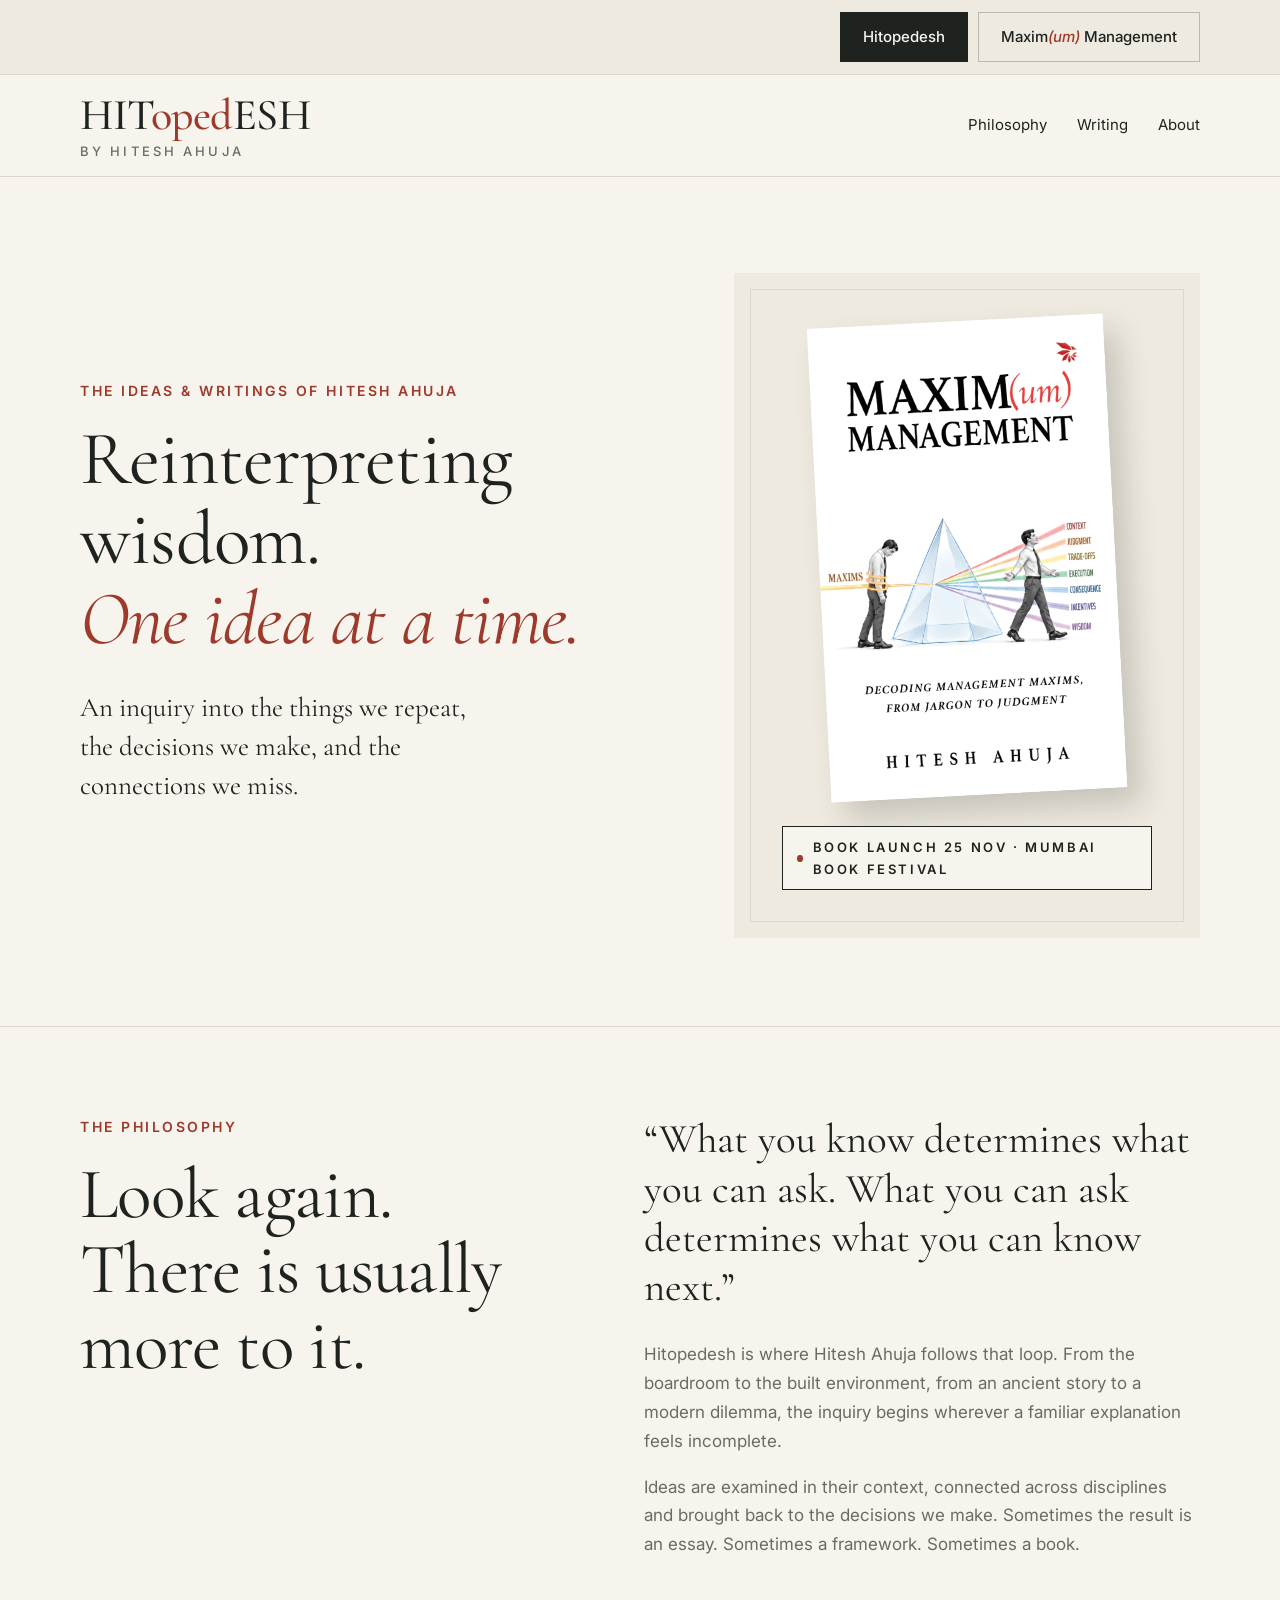
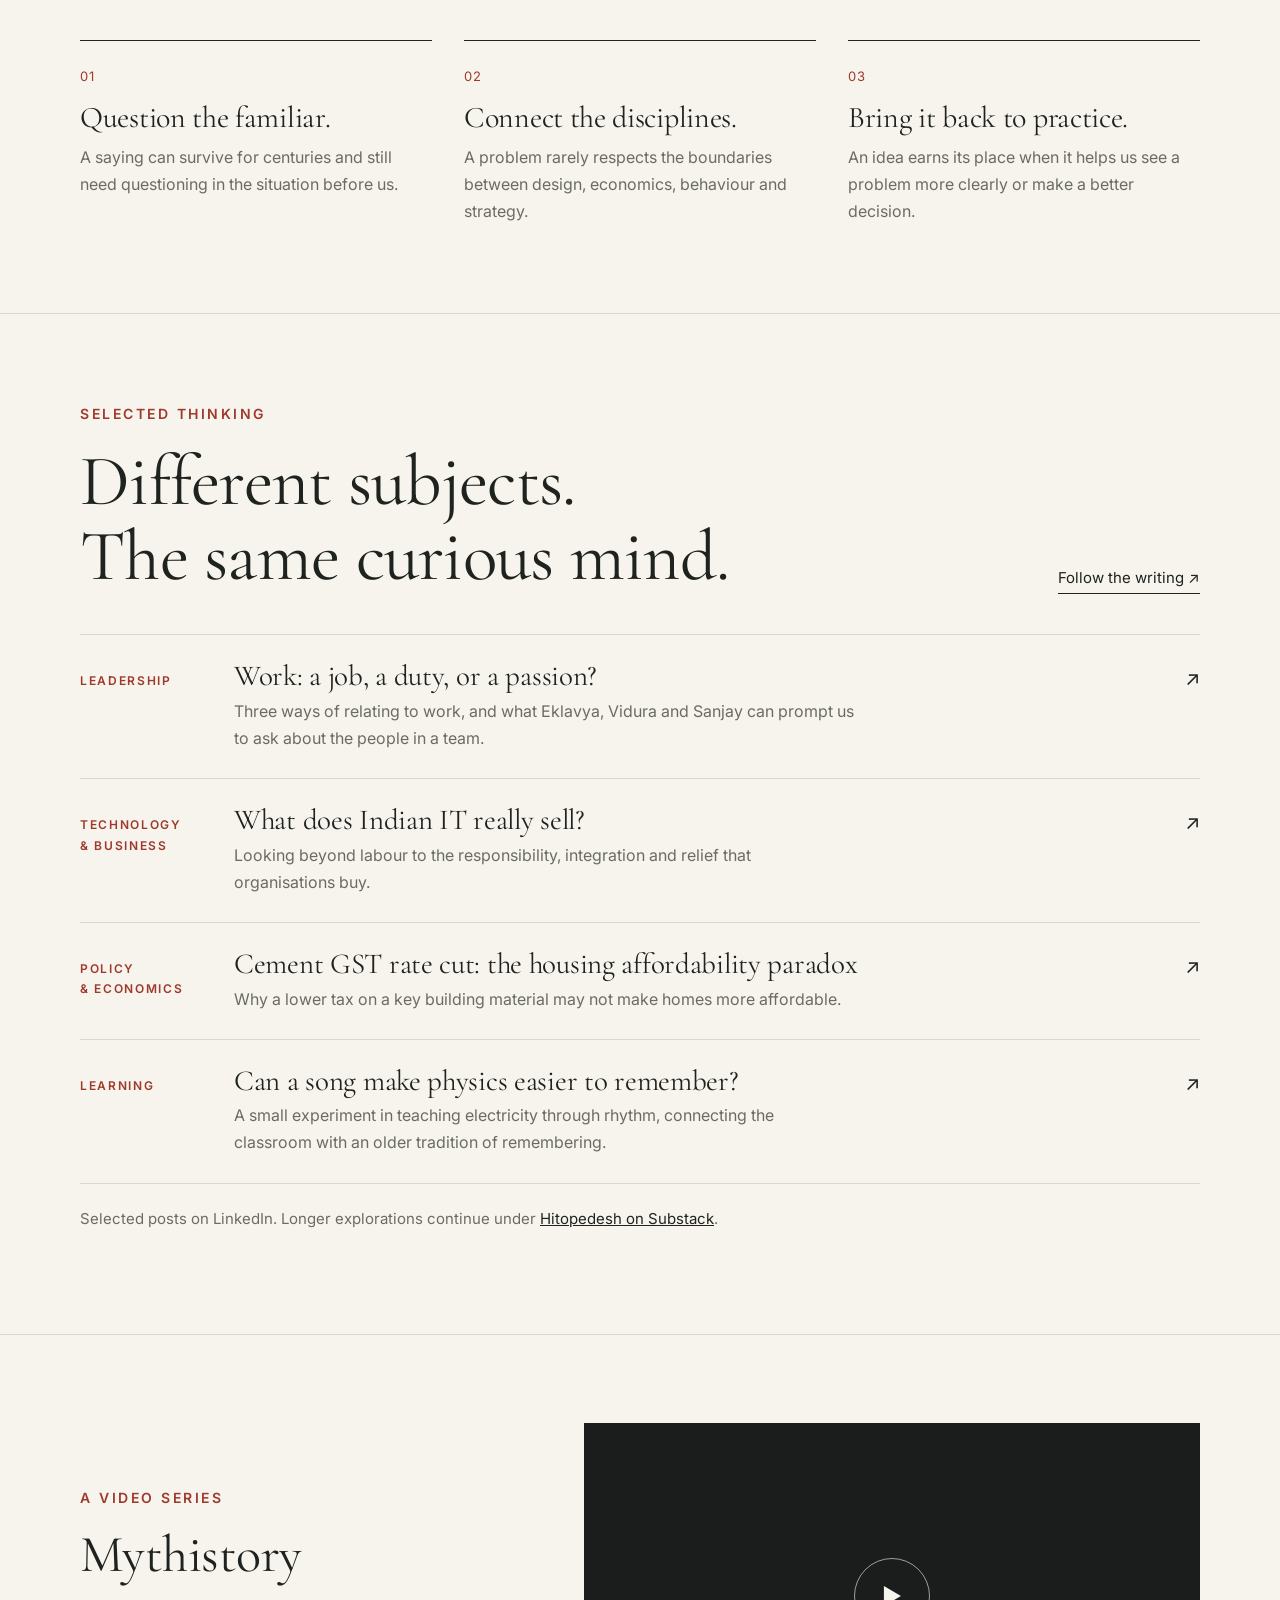
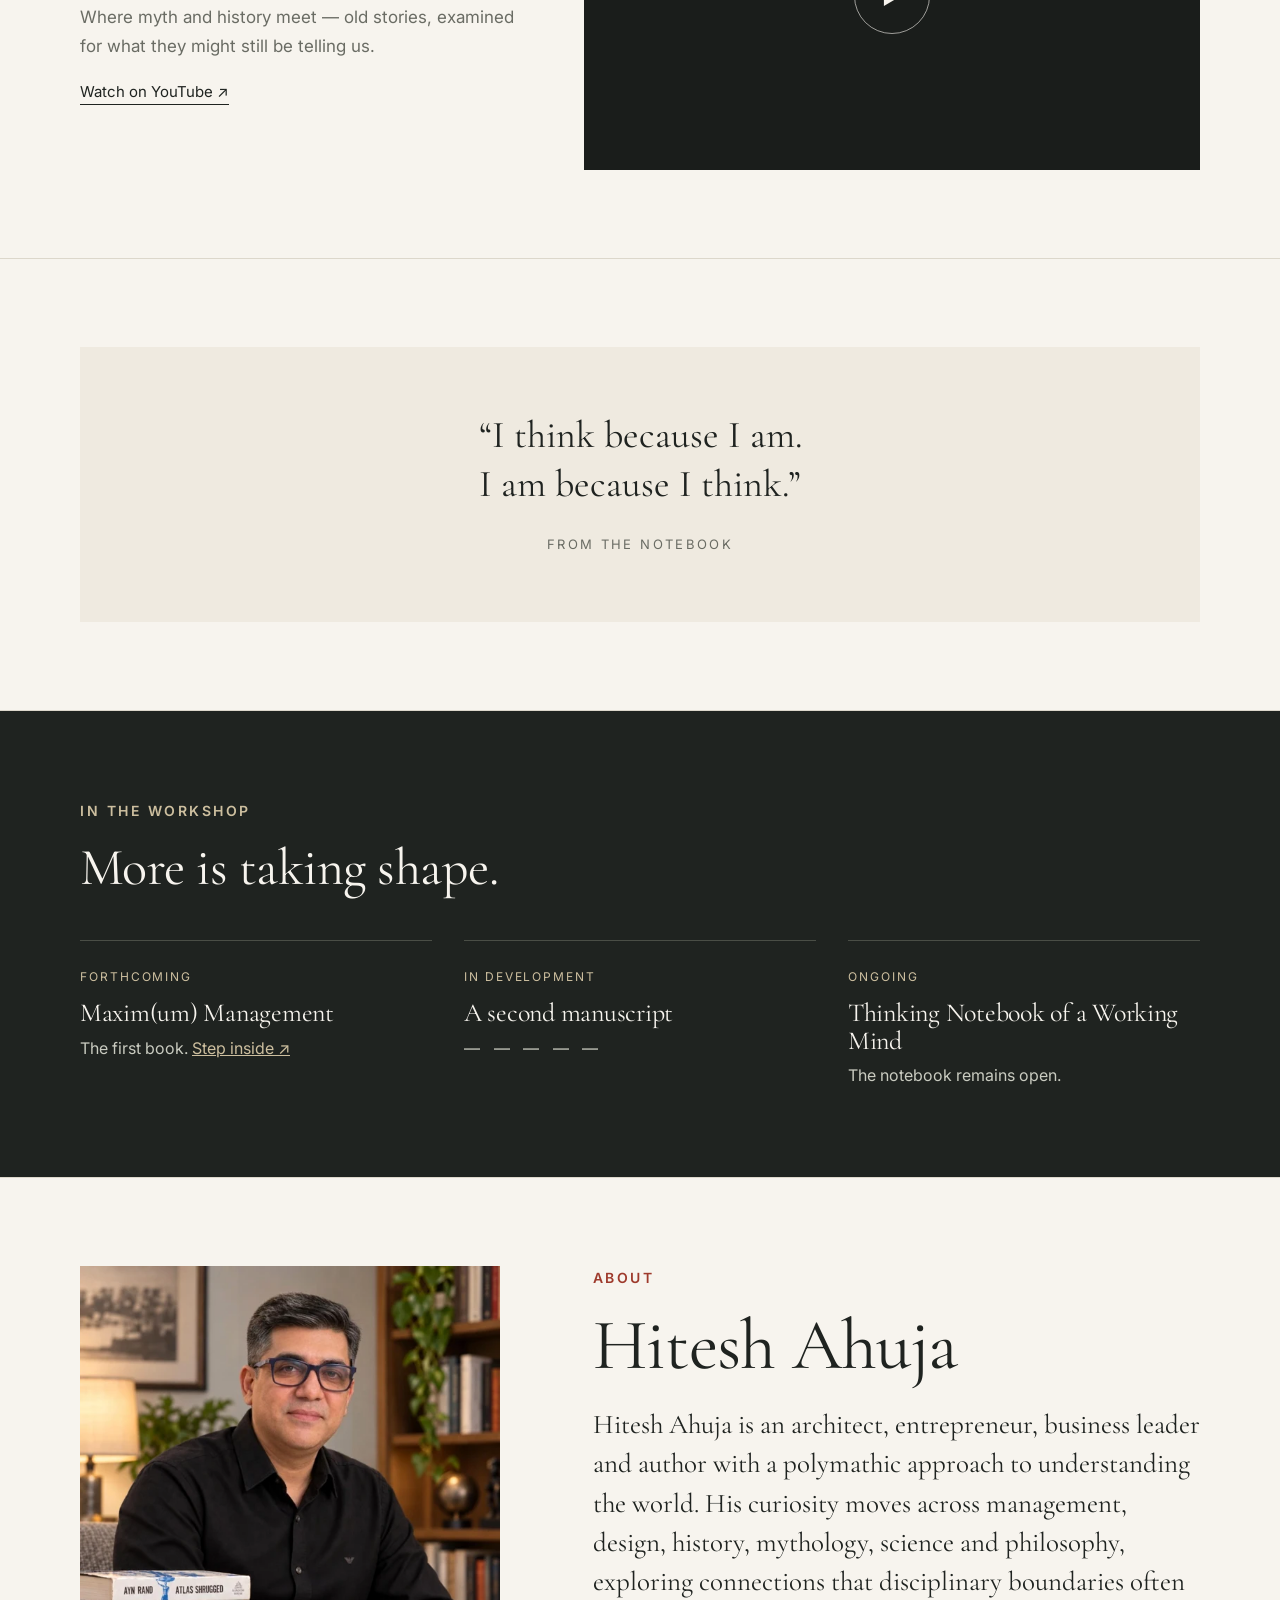
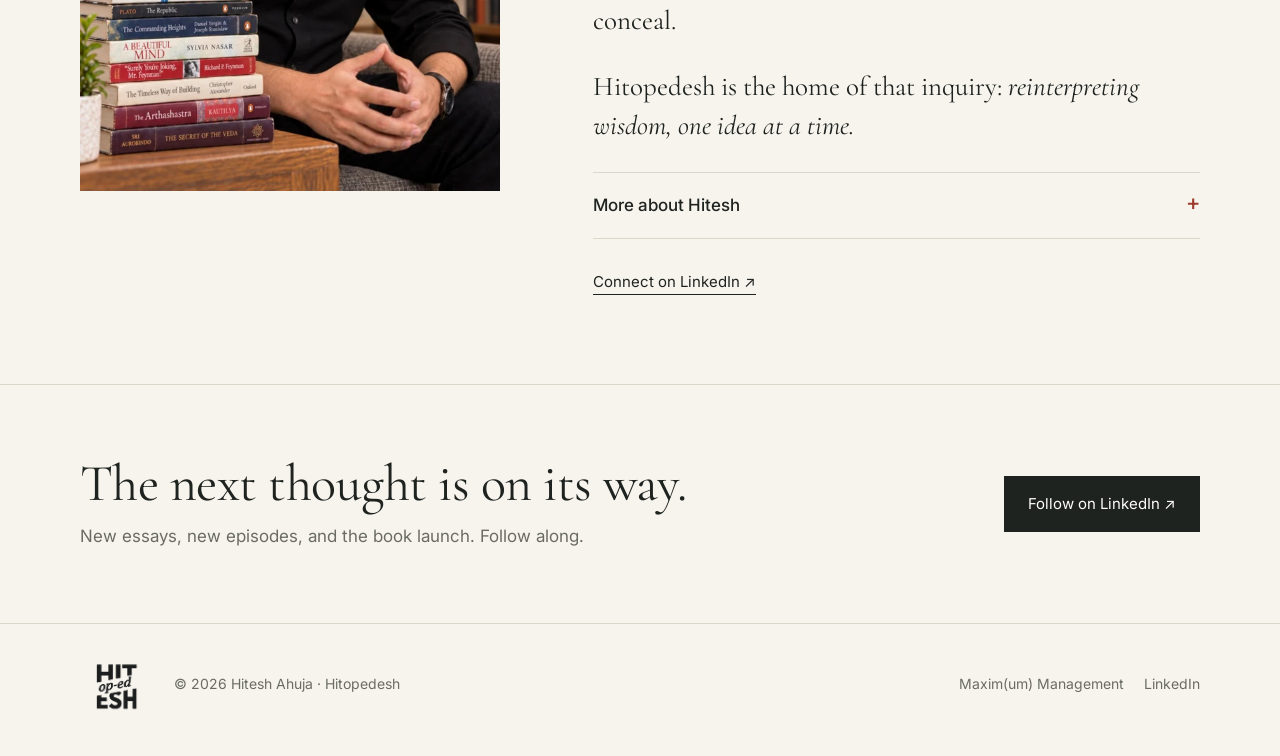
<file: index.html>
<!doctype html>
<html lang="en">
<head>
<meta charset="utf-8">
<meta name="viewport" content="width=device-width,initial-scale=1">
<title>Hitopedesh: the ideas &amp; writings of Hitesh Ahuja</title>
<meta name="description" content="Hitopedesh: reinterpreting wisdom, one idea at a time. Essays, the Mythistory video series and Maxim(um) Management, the forthcoming book by Hitesh Ahuja.">
<link rel="canonical" href="https://hitopedesh.com/">
<meta property="og:type" content="website">
<meta property="og:site_name" content="Hitopedesh">
<meta property="og:title" content="Hitopedesh: the ideas &amp; writings of Hitesh Ahuja">
<meta property="og:description" content="Hitopedesh: reinterpreting wisdom, one idea at a time. Essays, the Mythistory video series and Maxim(um) Management, the forthcoming book by Hitesh Ahuja.">
<meta property="og:url" content="https://hitopedesh.com/">
<meta property="og:image" content="https://hitopedesh.com/assets/og-hitopedesh.jpg">
<meta property="og:image:width" content="1200">
<meta property="og:image:height" content="630">
<meta property="og:image:alt" content="Hitopedesh: the ideas and writings of Hitesh Ahuja">
<meta name="twitter:card" content="summary_large_image">
<meta name="twitter:title" content="Hitopedesh: the ideas &amp; writings of Hitesh Ahuja">
<meta name="twitter:description" content="Hitopedesh: reinterpreting wisdom, one idea at a time. Essays, the Mythistory video series and Maxim(um) Management, the forthcoming book by Hitesh Ahuja.">
<meta name="twitter:image" content="https://hitopedesh.com/assets/og-hitopedesh.jpg">
<meta name="author" content="Hitesh Ahuja">
<script type="application/ld+json">
{
 "@context": "https://schema.org",
 "@graph": [
  {
   "@type": "WebSite",
   "@id": "https://hitopedesh.com/#website",
   "name": "Hitopedesh",
   "alternateName": "HITopedESH",
   "url": "https://hitopedesh.com/",
   "publisher": {
    "@id": "https://hitopedesh.com/#hitesh-ahuja"
   }
  },
  {
   "@type": "Person",
   "@id": "https://hitopedesh.com/#hitesh-ahuja",
   "name": "Hitesh Ahuja",
   "url": "https://hitopedesh.com/",
   "image": "https://hitopedesh.com/assets/hitesh-ahuja-author.webp",
   "jobTitle": "Author, architect and business leader",
   "description": "Architect, entrepreneur, business leader and author of Maxim(um) Management.",
   "alumniOf": {
    "@type": "CollegeOrUniversity",
    "name": "Indian School of Business"
   },
   "sameAs": [
    "https://www.linkedin.com/in/ar-hitesh-ahuja/",
    "https://substack.com/@hitopedesh"
   ]
  }
 ]
}
</script>
<link rel="icon" href="assets/favicon.png">
<link rel="stylesheet" href="assets/style.css?v=202611201745">
</head>
<body>
<a class="skip" href="#main">Skip to content</a>
<div class="tabs"><div class="wrap">
  <a href="./" aria-current="page">Hitopedesh</a>
  <a href="maximum-management/">Maxim<i>(um)</i> Management</a>
</div></div>
<header class="site-head"><div class="wrap">
  <a class="brand" href="./" aria-label="Hitopedesh home"><b>HIT<em>oped</em>ESH</b><small>By Hitesh Ahuja</small></a>
  <nav aria-label="Sections">
    <a href="#philosophy">Philosophy</a>
    <a href="#writing">Writing</a>
    <a href="#about">About</a>
  </nav>
</div></header>

<main id="main">
<section class="hero"><div class="wrap hero-grid">
  <div>
    <span class="eyebrow">The ideas &amp; writings of Hitesh Ahuja</span>
    <h1>Reinterpreting wisdom.<br><em>One idea at a time.</em></h1>
    <p class="lede">An inquiry into the things we repeat, the decisions we make, and the connections we miss.</p>
  </div>
  <a href="maximum-management/" class="cover-wrap" aria-label="Maxim(um) Management — coming soon" style="text-decoration:none">
    <img src="assets/maximum-management-book-cover-hitesh-ahuja.webp" alt="Maxim(um) Management by Hitesh Ahuja: book cover" width="899" height="1438">
    <span class="soon" style="position:relative;margin-top:32px;background:var(--paper)">Book launch 25 Nov · Mumbai Book Festival</span>
  </a>
</div></section>

<section id="philosophy"><div class="wrap">
  <div class="philosophy">
    <div><span class="eyebrow">The philosophy</span><h2 class="big">Look again.<br>There is usually<br>more to it.</h2></div>
    <div>
      <blockquote>“What you know determines what you can ask. What you can ask determines what you can know next.”</blockquote>
      <p class="muted">Hitopedesh is where Hitesh Ahuja follows that loop. From the boardroom to the built environment, from an ancient story to a modern dilemma, the inquiry begins wherever a familiar explanation feels incomplete.</p>
      <p class="muted">Ideas are examined in their context, connected across disciplines and brought back to the decisions we make. Sometimes the result is an essay. Sometimes a framework. Sometimes a book.</p>
    </div>
  </div>
  <div class="pillars">
    <div><small>01</small><h3>Question the familiar.</h3><p>A saying can survive for centuries and still need questioning in the situation before us.</p></div>
    <div><small>02</small><h3>Connect the disciplines.</h3><p>A problem rarely respects the boundaries between design, economics, behaviour and strategy.</p></div>
    <div><small>03</small><h3>Bring it back to practice.</h3><p>An idea earns its place when it helps us see a problem more clearly or make a better decision.</p></div>
  </div>
</div></section>

<section id="writing"><div class="wrap">
  <div class="head-row">
    <div><span class="eyebrow">Selected thinking</span><h2 class="big">Different subjects.<br>The same curious mind.</h2></div>
    <a class="link" href="https://www.linkedin.com/in/ar-hitesh-ahuja/" target="_blank" rel="noopener">Follow the writing ↗</a>
  </div>
  <div class="list">
    <a class="item" href="https://www.linkedin.com/posts/ar-hitesh-ahuja_hitopedesh-workarchetypes-passion-activity-7371946921868804096-fGUz" target="_blank" rel="noopener">
      <small>Leadership</small><div><h3>Work: a job, a duty, or a passion?</h3><p>Three ways of relating to work, and what Eklavya, Vidura and Sanjay can prompt us to ask about the people in a team.</p></div><span class="arr" aria-hidden="true">↗</span></a>
    <a class="item" href="https://www.linkedin.com/posts/ar-hitesh-ahuja_claude-technologydiffusion-behavioraleconomics-activity-7426293202225295360-zTD-" target="_blank" rel="noopener">
      <small>Technology<br>&amp; business</small><div><h3>What does Indian IT really sell?</h3><p>Looking beyond labour to the responsibility, integration and relief that organisations buy.</p></div><span class="arr" aria-hidden="true">↗</span></a>
    <a class="item" href="https://www.linkedin.com/pulse/cement-gst-rate-cut-housing-affordability-paradox-hitesh-ahuja-bj8bf" target="_blank" rel="noopener">
      <small>Policy<br>&amp; economics</small><div><h3>Cement GST rate cut: the housing affordability paradox</h3><p>Why a lower tax on a key building material may not make homes more affordable.</p></div><span class="arr" aria-hidden="true">↗</span></a>
    <a class="item" href="https://www.linkedin.com/posts/ar-hitesh-ahuja_classx-physics-music-activity-7413143948153622528-aUkX" target="_blank" rel="noopener">
      <small>Learning</small><div><h3>Can a song make physics easier to remember?</h3><p>A small experiment in teaching electricity through rhythm, connecting the classroom with an older tradition of remembering.</p></div><span class="arr" aria-hidden="true">↗</span></a>
  </div>
  <p class="note-line">Selected posts on LinkedIn. Longer explorations continue under <a href="https://substack.com/@hitopedesh" target="_blank" rel="noopener">Hitopedesh on Substack</a>.</p>
</div></section>

<section id="mythistory"><div class="wrap split">
  <div>
    <span class="eyebrow">A video series</span>
    <h2>Mythistory</h2>
    <p class="muted" style="margin-top:20px">Where myth and history meet — old stories, examined for what they might still be telling us.</p>
    <a class="link" href="https://youtu.be/YSS5xMhDNpY" target="_blank" rel="noopener">Watch on YouTube ↗</a>
  </div>
  <div class="video" data-youtube="YSS5xMhDNpY" data-title="Mythistory">
    <div class="poster"><div><b>Mythistory</b><small>The first episode</small></div></div>
  </div>
</div></section>

<section><div class="wrap">
  <div class="quote">
    <blockquote>“I think because I am.<br>I am because I think.”</blockquote>
    <cite>From the notebook</cite>
  </div>
</div></section>

<!-- IN THE WORKSHOP: deliberately veiled. Reveal more by editing the text. -->
<section class="dark"><div class="wrap">
  <span class="eyebrow">In the workshop</span>
  <h2>More is taking shape.</h2>
  <div class="wip">
    <div><small>Forthcoming</small><h3>Maxim(um) Management</h3><p>The first book. <a href="maximum-management/" style="color:#cdbf9f">Step inside ↗</a></p></div>
    <div><small>In development</small><h3>A second manuscript</h3><p class="veil">— — — — —</p></div>
    <div><small>Ongoing</small><h3>Thinking Notebook of a Working Mind</h3><p>The notebook remains open.</p></div>
  </div>
</div></section>

<section id="about"><div class="wrap about">
  <img src="assets/hitesh-ahuja-author.webp" alt="Hitesh Ahuja, author of Maxim(um) Management" width="600" height="750" loading="lazy">
  <div>
    <span class="eyebrow">About</span>
    <h2 class="big">Hitesh Ahuja</h2>
    <p class="intro">Hitesh Ahuja is an architect, entrepreneur, business leader and author with a polymathic approach to understanding the world. His curiosity moves across management, design, history, mythology, science and philosophy, exploring connections that disciplinary boundaries often conceal.</p>
    <p class="intro">Hitopedesh is the home of that inquiry: <em>reinterpreting wisdom, one idea at a time.</em></p>
    <details class="more">
      <summary>More about Hitesh</summary>
      <blockquote>“What you know determines what you can ask. What you can ask determines what you can know next.”</blockquote>
      <p>This continuing relationship between learning and questioning lies at the heart of Hitesh’s outlook. He sees knowledge as something to connect, examine and put to work. An ancient story can illuminate a modern dilemma; a scientific principle can offer a fresh perspective on business; practical experience can challenge an elegant theory.</p>
      <p>His philosophy gives curiosity its discipline: study deepens learning, learning develops wisdom, and wisdom informs action. In his words, “Ultimately, vigour is a function of rigour.”</p>
      <p>An Indian School of Business alumnus with over 25 years across entrepreneurship, design, strategy and operations, he brings a practitioner’s perspective to these explorations.</p>
      <p>His forthcoming book, <a href="maximum-management/"><em>Maxim(um) Management</em></a>, begins with a question characteristic of that approach: are management maxims universal rules or contextual wisdom?</p>
    </details>
    <a class="link" href="https://www.linkedin.com/in/ar-hitesh-ahuja/" target="_blank" rel="noopener">Connect on LinkedIn ↗</a>
  </div>
</div></section>

<div class="wrap cta">
  <div><h2>The next thought is on its way.</h2><p>New essays, new episodes, and the book launch. Follow along.</p></div>
  <a class="btn" href="https://www.linkedin.com/in/ar-hitesh-ahuja/" target="_blank" rel="noopener">Follow on LinkedIn ↗</a>
</div>
</main>

<footer><div class="wrap">
  <div class="sign"><img src="assets/logo.png" alt="Hitopedesh monogram" width="161" height="135" loading="lazy"><span>© <span data-year>2026</span> Hitesh Ahuja · Hitopedesh</span></div>
  <div><a href="maximum-management/">Maxim(um) Management</a><a href="https://www.linkedin.com/in/ar-hitesh-ahuja/" target="_blank" rel="noopener">LinkedIn</a></div>
</div></footer>
<script src="assets/site.js?v=202611201745"></script>
</body>
</html>
</file>
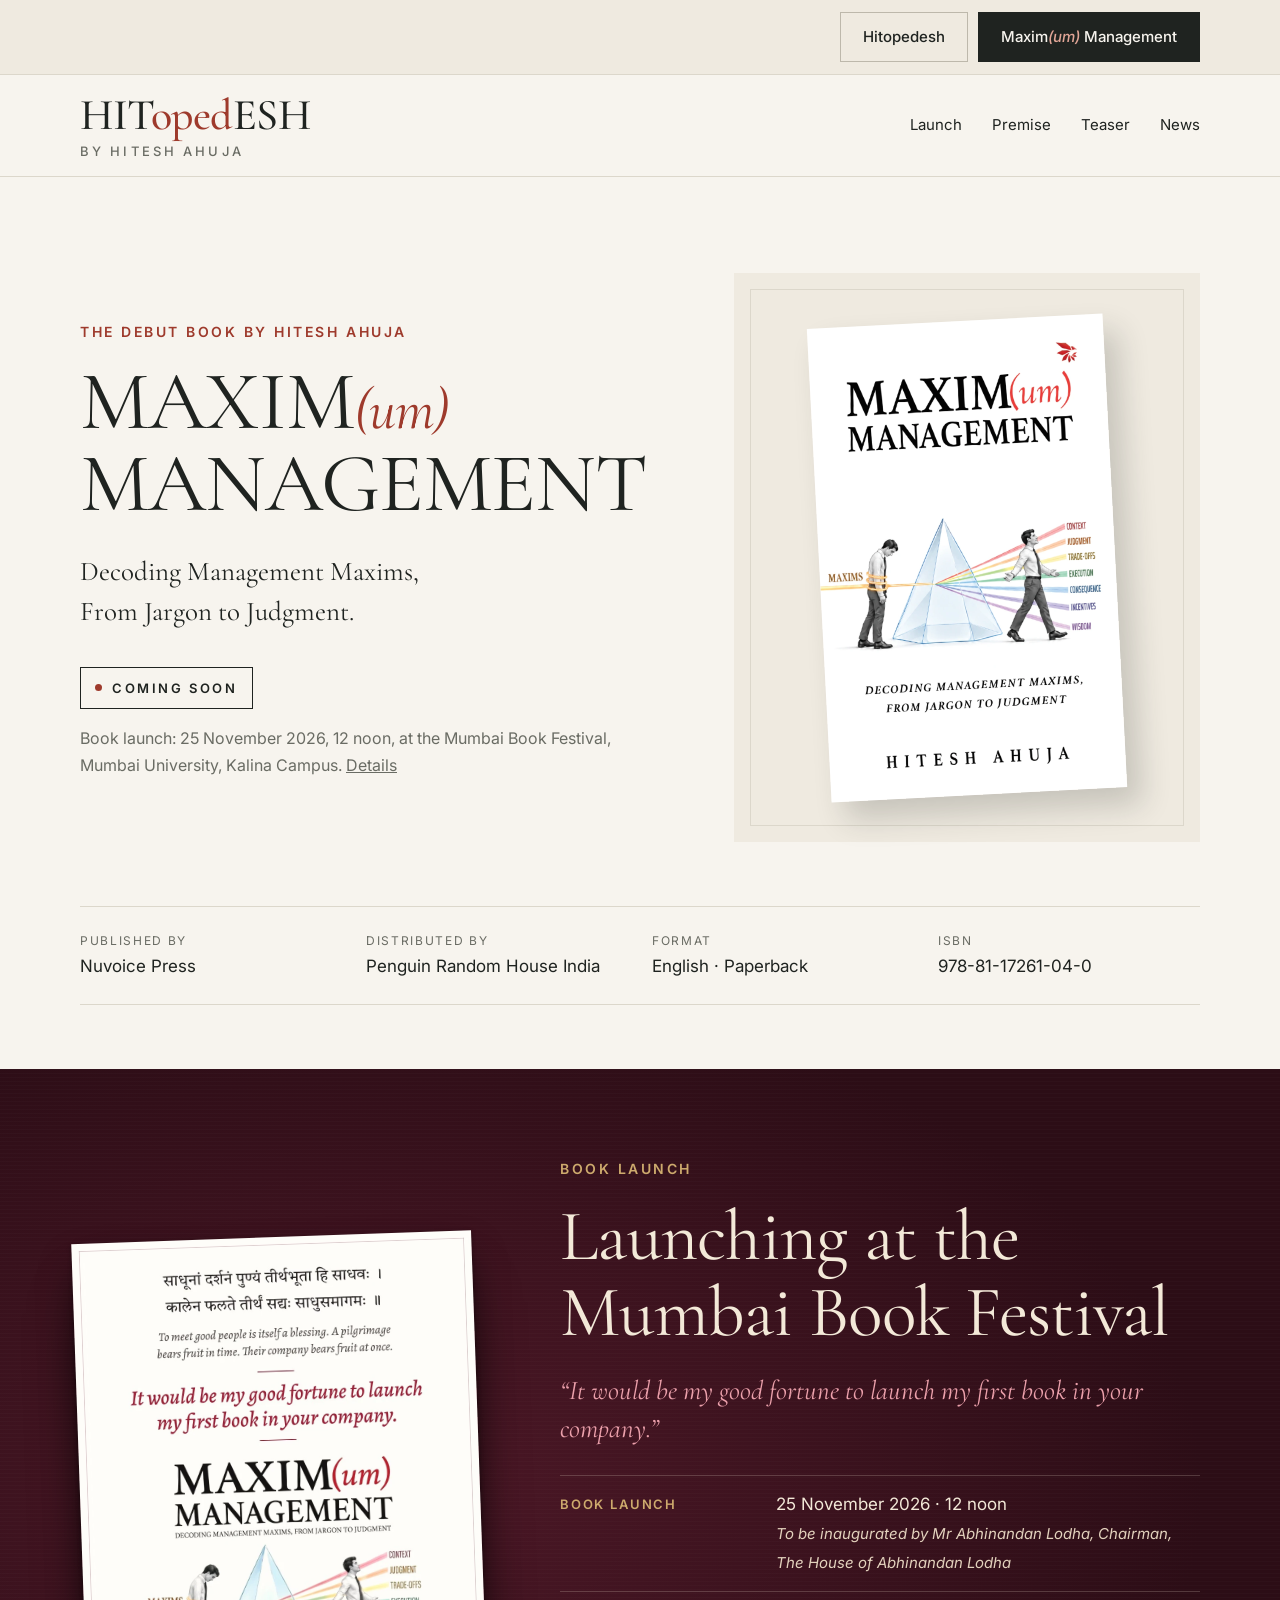
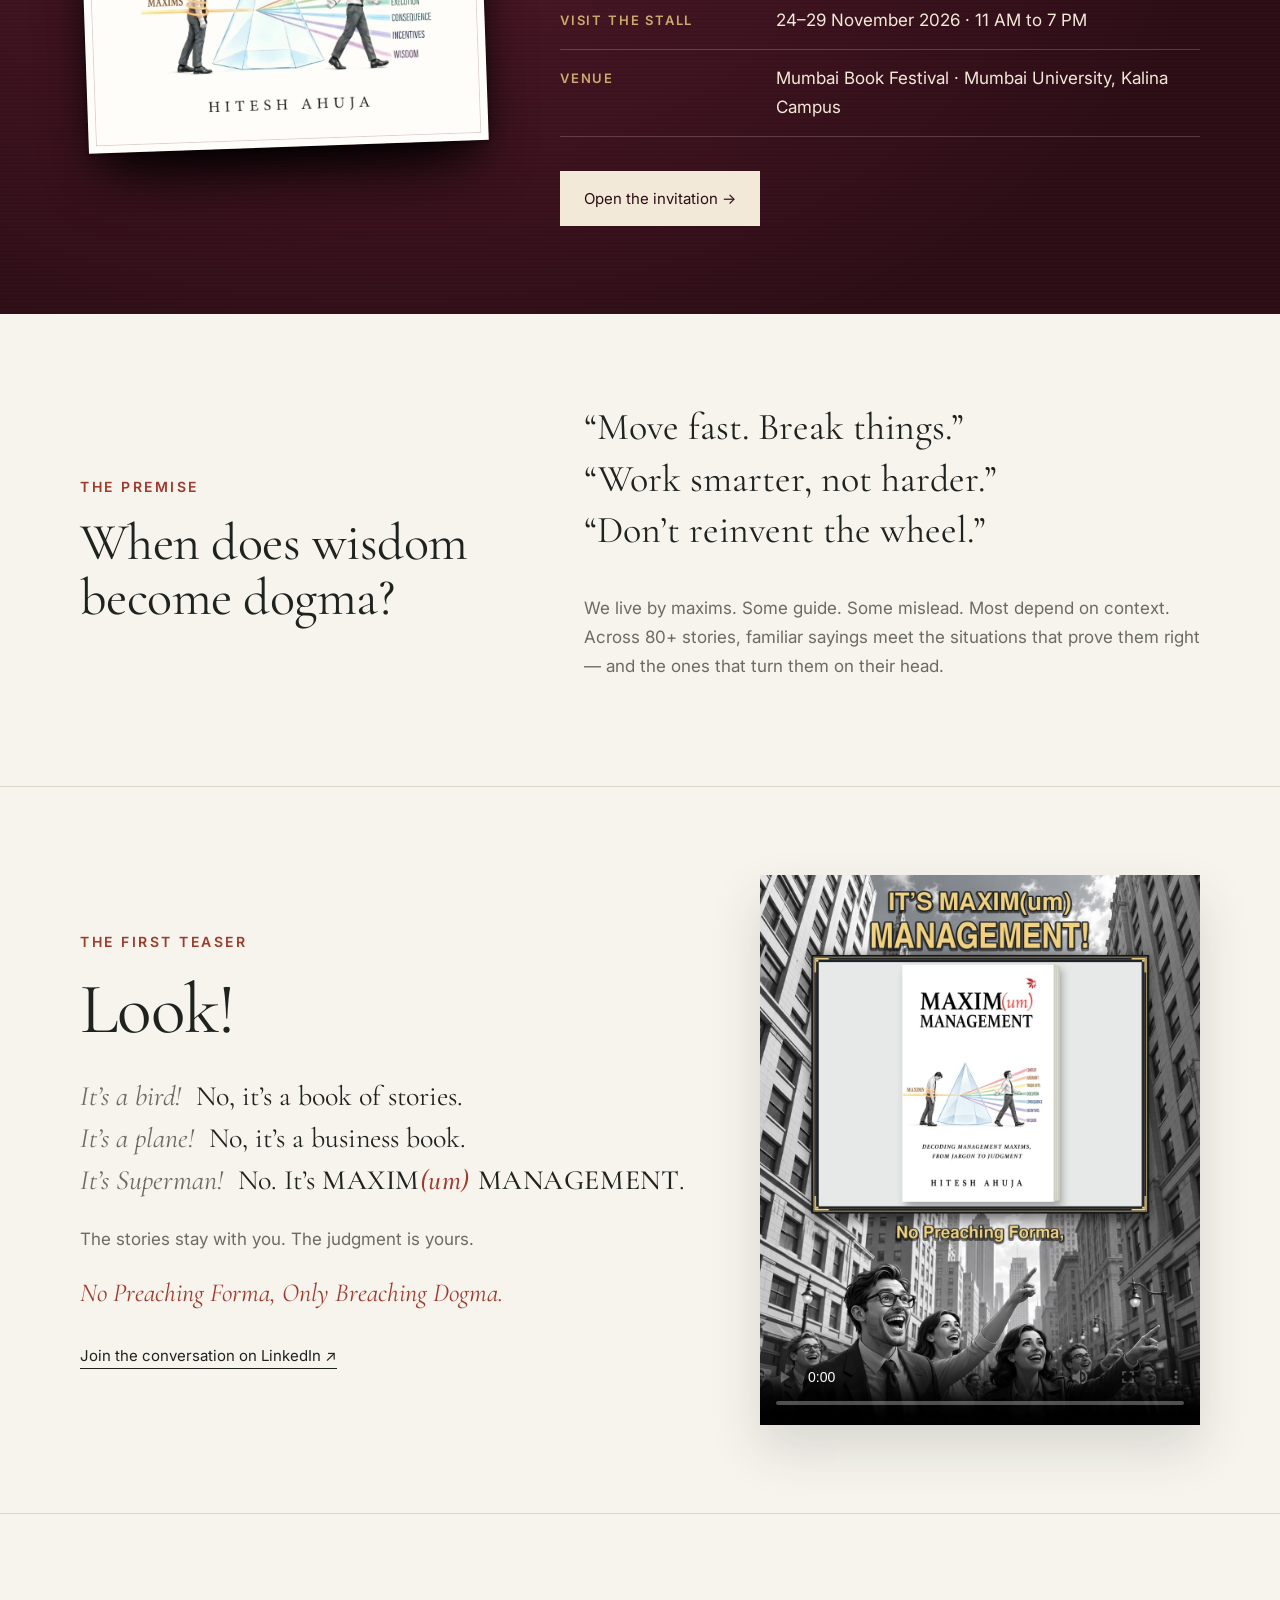
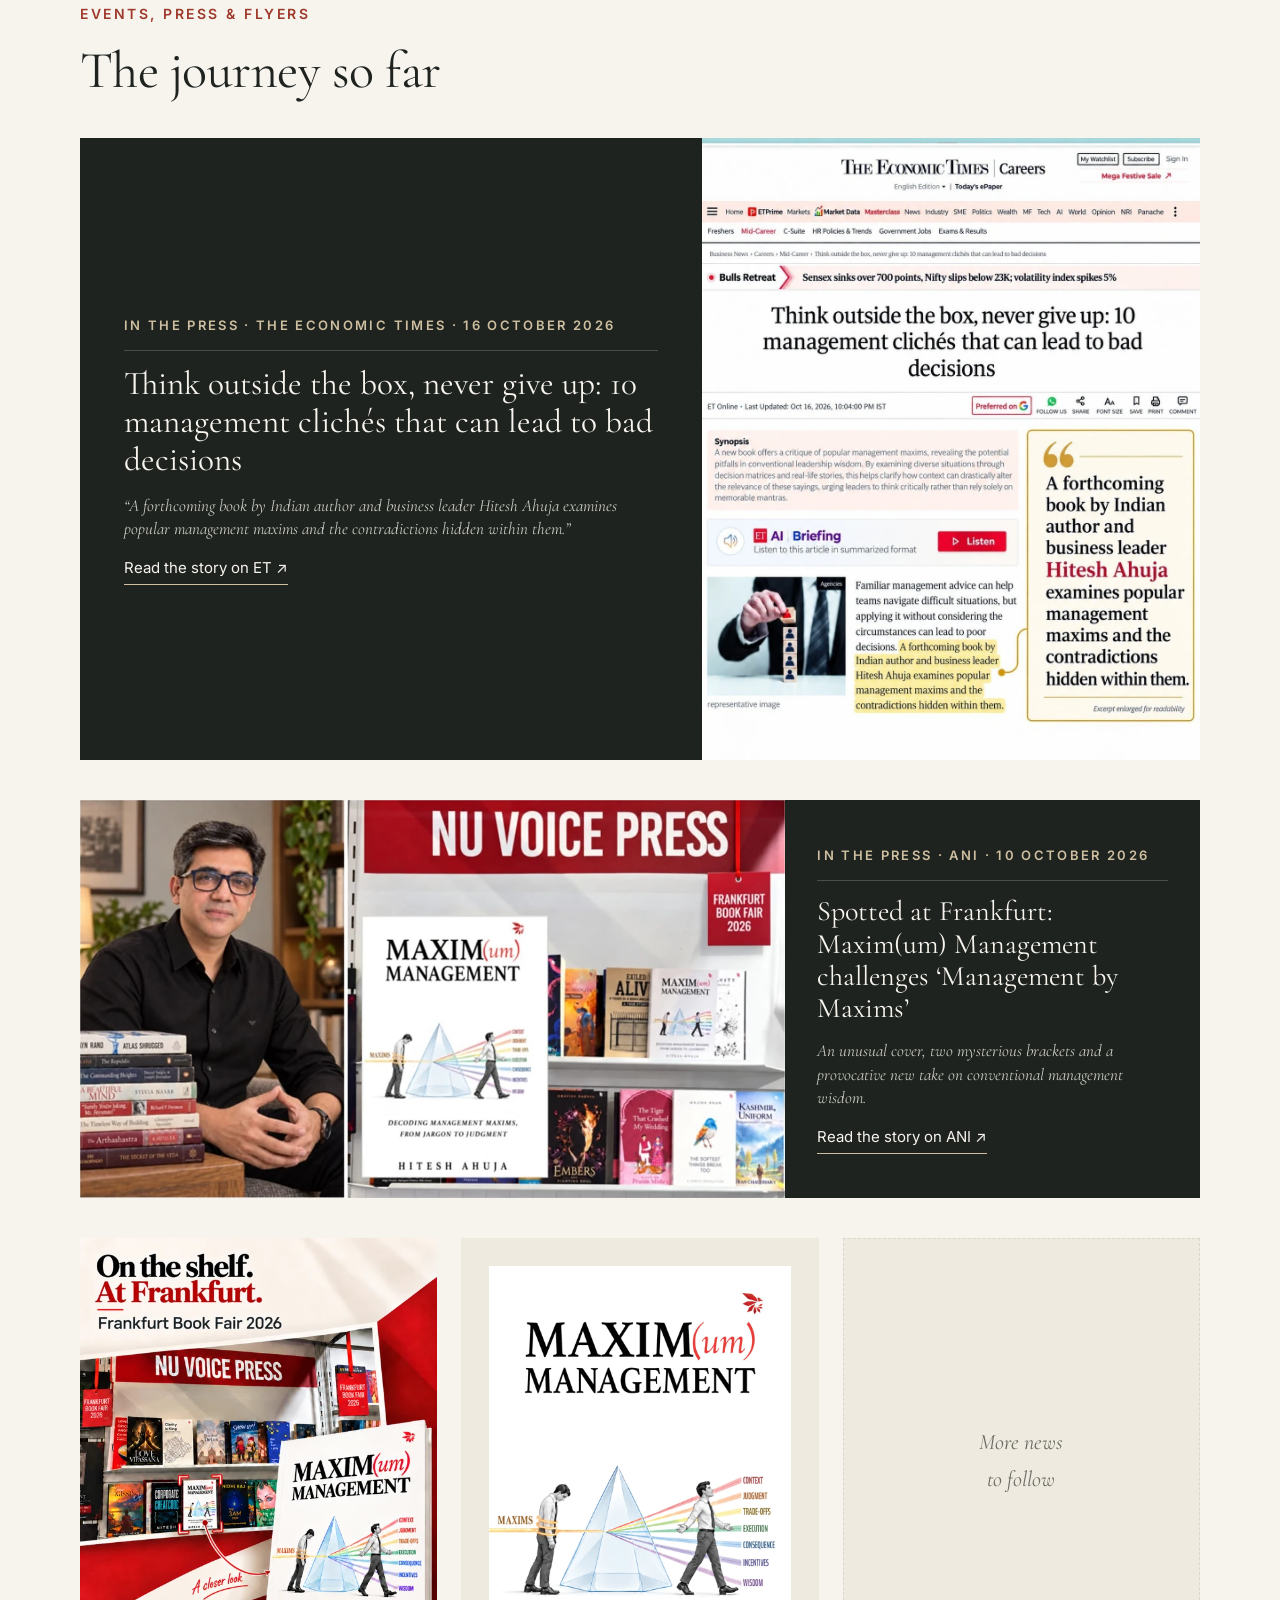
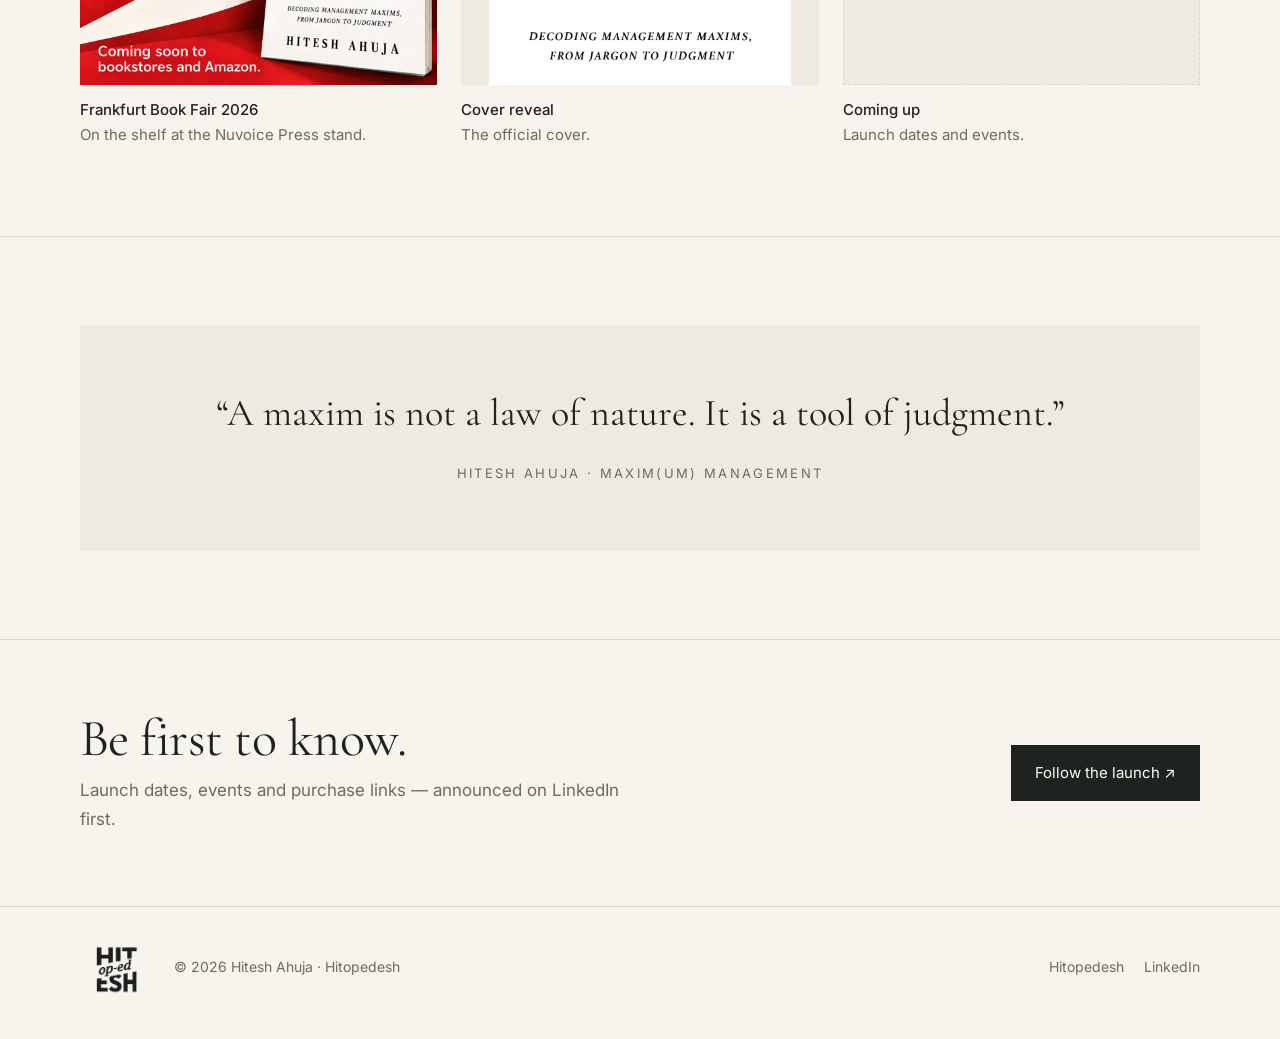
<file: maximum-management/index.html>
<!doctype html>
<html lang="en">
<head>
<meta charset="utf-8">
<meta name="viewport" content="width=device-width,initial-scale=1">
<title>Maxim(um) Management by Hitesh Ahuja: the Maximum Management book</title>
<meta name="description" content="Maxim(um) Management (Maximum Management) by Hitesh Ahuja: Decoding Management Maxims, From Jargon to Judgment. Featured at Frankfurt Book Fair 2026. Nuvoice Press, distributed by Penguin Random House India. ISBN 978-81-17261-04-0.">
<link rel="canonical" href="https://hitopedesh.com/maximum-management/">
<meta property="og:type" content="book">
<meta property="og:site_name" content="Hitopedesh">
<meta property="og:title" content="Maxim(um) Management by Hitesh Ahuja: the Maximum Management book">
<meta property="og:description" content="Maxim(um) Management (Maximum Management) by Hitesh Ahuja: Decoding Management Maxims, From Jargon to Judgment. Featured at Frankfurt Book Fair 2026. Nuvoice Press, distributed by Penguin Random House India. ISBN 978-81-17261-04-0.">
<meta property="og:url" content="https://hitopedesh.com/maximum-management/">
<meta property="og:image" content="https://hitopedesh.com/assets/og-maximum-management.jpg">
<meta property="og:image:width" content="1200">
<meta property="og:image:height" content="630">
<meta property="og:image:alt" content="Maxim(um) Management by Hitesh Ahuja, book cover">
<meta name="twitter:card" content="summary_large_image">
<meta name="twitter:title" content="Maxim(um) Management by Hitesh Ahuja: the Maximum Management book">
<meta name="twitter:description" content="Maxim(um) Management (Maximum Management) by Hitesh Ahuja: Decoding Management Maxims, From Jargon to Judgment. Featured at Frankfurt Book Fair 2026. Nuvoice Press, distributed by Penguin Random House India. ISBN 978-81-17261-04-0.">
<meta name="twitter:image" content="https://hitopedesh.com/assets/og-maximum-management.jpg">
<meta name="author" content="Hitesh Ahuja">
<script type="application/ld+json">
{
 "@context": "https://schema.org",
 "@graph": [
  {
   "@type": "Book",
   "@id": "https://hitopedesh.com/maximum-management/#book",
   "name": "Maxim(um) Management",
   "alternateName": [
    "Maximum Management",
    "Maxim(um) Management: Decoding Management Maxims, From Jargon to Judgment"
   ],
   "description": "Decoding Management Maxims, From Jargon to Judgment. Across 80+ stories, familiar management sayings meet the situations that prove them right, and the ones that turn them on their head.",
   "url": "https://hitopedesh.com/maximum-management/",
   "image": "https://hitopedesh.com/assets/maximum-management-book-cover-hitesh-ahuja.webp",
   "author": {
    "@id": "https://hitopedesh.com/#hitesh-ahuja"
   },
   "publisher": {
    "@type": "Organization",
    "name": "Nuvoice Press"
   },
   "isbn": "9788117261040",
   "bookFormat": "https://schema.org/Paperback",
   "inLanguage": "en",
   "genre": [
    "Business",
    "Management"
   ],
   "subjectOf": [
    {
     "@type": "NewsArticle",
     "headline": "Think outside the box, never give up: 10 management clichés that can lead to bad decisions",
     "publisher": {
      "@type": "Organization",
      "name": "The Economic Times"
     },
     "datePublished": "2026-10-16",
     "url": "https://economictimes.indiatimes.com/jobs/mid-career/think-outside-the-box-never-give-up-10-management-clichs-that-can-lead-to-bad-decisions/articleshow/134998636.cms"
    },
    {
     "@type": "NewsArticle",
     "headline": "Spotted at Frankfurt: Maxim(um) Management Challenges 'Management by Maxims'",
     "publisher": {
      "@type": "Organization",
      "name": "ANI"
     },
     "datePublished": "2026-10-10",
     "url": "https://www.aninews.in/news/business/spotted-at-frankfurt-maximum-management-challenges-management-by-maxims20261010145658/"
    }
   ]
  },
  {
   "@type": "Person",
   "@id": "https://hitopedesh.com/#hitesh-ahuja",
   "name": "Hitesh Ahuja",
   "url": "https://hitopedesh.com/",
   "image": "https://hitopedesh.com/assets/hitesh-ahuja-author.webp",
   "jobTitle": "Author, architect and business leader",
   "description": "Architect, entrepreneur, business leader and author of Maxim(um) Management.",
   "alumniOf": {
    "@type": "CollegeOrUniversity",
    "name": "Indian School of Business"
   },
   "sameAs": [
    "https://www.linkedin.com/in/ar-hitesh-ahuja/",
    "https://substack.com/@hitopedesh"
   ]
  },
  {
   "@type": "BreadcrumbList",
   "itemListElement": [
    {
     "@type": "ListItem",
     "position": 1,
     "name": "Hitopedesh",
     "item": "https://hitopedesh.com/"
    },
    {
     "@type": "ListItem",
     "position": 2,
     "name": "Maxim(um) Management",
     "item": "https://hitopedesh.com/maximum-management/"
    }
   ]
  },
  {
   "@type": "VideoObject",
   "name": "It’s a story book. It’s a biz book. It’s Maxim(um) Management: first teaser",
   "description": "It’s a bird! No, it’s a book of stories. It’s a plane! No, it’s a business book. It’s Superman! No. It’s Maxim(um) Management. The stories stay with you. The judgment is yours.",
   "thumbnailUrl": "https://hitopedesh.com/assets/video/maximum-management-teaser-poster.jpg",
   "uploadDate": "2026-10-11",
   "duration": "PT21S",
   "contentUrl": "https://hitopedesh.com/assets/video/maximum-management-teaser-4x5.mp4",
   "embedUrl": "https://hitopedesh.com/maximum-management/#teaser",
   "about": {
    "@id": "https://hitopedesh.com/maximum-management/#book"
   },
   "creator": {
    "@id": "https://hitopedesh.com/#hitesh-ahuja"
   }
  },
  {
   "@type": "Event",
   "name": "Launch of Maxim(um) Management by Hitesh Ahuja",
   "description": "Launch of Maxim(um) Management by Hitesh Ahuja at the Mumbai Book Festival, to be inaugurated by Mr Abhinandan Lodha, Chairman, The House of Abhinandan Lodha. The book stall is open 24–29 November 2026, 11 AM to 7 PM.",
   "startDate": "2026-11-25T12:00:00+05:30",
   "endDate": "2026-11-25T13:00:00+05:30",
   "eventStatus": "https://schema.org/EventScheduled",
   "eventAttendanceMode": "https://schema.org/OfflineEventAttendanceMode",
   "location": {
    "@type": "Place",
    "name": "Mumbai Book Festival, Mumbai University, Kalina Campus",
    "address": {
     "@type": "PostalAddress",
     "streetAddress": "University of Mumbai, Kalina Campus, Santacruz East",
     "addressLocality": "Mumbai",
     "addressRegion": "Maharashtra",
     "addressCountry": "IN"
    }
   },
   "image": [
    "https://hitopedesh.com/assets/og-book-launch-invite-25nov.jpg",
    "https://hitopedesh.com/assets/maximum-management-book-launch-invitation.webp"
   ],
   "url": "https://hitopedesh.com/maximum-management/launch/",
   "organizer": {
    "@id": "https://hitopedesh.com/#hitesh-ahuja"
   },
   "performer": {
    "@id": "https://hitopedesh.com/#hitesh-ahuja"
   },
   "about": {
    "@id": "https://hitopedesh.com/maximum-management/#book"
   }
  }
 ]
}
</script>
<link rel="icon" href="../assets/favicon.png">
<link rel="stylesheet" href="../assets/style.css?v=202611201745">
</head>
<body>
<a class="skip" href="#main">Skip to content</a>
<div class="tabs"><div class="wrap">
  <a href="../">Hitopedesh</a>
  <a href="./" aria-current="page">Maxim<i>(um)</i> Management</a>
</div></div>
<header class="site-head"><div class="wrap">
  <a class="brand" href="../" aria-label="Hitopedesh home"><b>HIT<em>oped</em>ESH</b><small>By Hitesh Ahuja</small></a>
  <nav aria-label="Sections">
    <a href="#launch">Launch</a>
    <a href="#premise">Premise</a>
    <a href="#teaser">Teaser</a>
    <a href="#news">News</a>
  </nav>
</div></header>

<main id="main">
<section class="hero" style="border:0;padding-bottom:64px"><div class="wrap hero-grid">
  <div>
    <span class="eyebrow">The debut book by Hitesh Ahuja</span>
    <h1 class="title">MAXIM<i>(um)</i><br>MANAGEMENT</h1>
    <p class="lede">Decoding Management Maxims,<br>From Jargon to Judgment.</p>
    <div style="margin-top:36px"><span class="soon">Coming soon</span></div>
    <p class="muted" style="font-size:16px;margin-top:16px">Book launch: 25 November 2026, 12 noon, at the Mumbai Book Festival, Mumbai University, Kalina Campus. <a href="#launch">Details</a></p>
  </div>
  <div class="cover-wrap"><img src="../assets/maximum-management-book-cover-hitesh-ahuja.webp" alt="Maxim(um) Management by Hitesh Ahuja: book cover, Decoding Management Maxims, From Jargon to Judgment" width="899" height="1438"></div>
</div>
<div class="wrap facts" style="margin-top:64px;border-top:1px solid var(--line)">
  <div><small>Published by</small><span>Nuvoice Press</span></div>
  <div><small>Distributed by</small><span>Penguin Random House India</span></div>
  <div><small>Format</small><span>English · Paperback</span></div>
  <div><small>ISBN</small><span>978-81-17261-04-0</span></div>
</div></section>

<section id="launch" class="launch"><div class="wrap launch-grid">
  <a class="launch-card" href="launch/" aria-label="Open the book launch invitation">
    <img src="../assets/maximum-management-book-launch-invitation.webp" alt="Invitation to the launch of Maxim(um) Management by Hitesh Ahuja: It would be my good fortune to launch my first book in your company." width="984" height="1254">
  </a>
  <div>
    <span class="eyebrow">Book launch</span>
    <h2 class="big">Launching at the Mumbai Book Festival</h2>
    <p class="launch-lede">“It would be my good fortune to launch my first book in your company.”</p>
    <dl class="launch-facts">
      <div><dt>Book launch</dt><dd>25 November 2026 · 12 noon<br><span class="launch-by">To be inaugurated by Mr Abhinandan Lodha, Chairman, The House of Abhinandan Lodha</span></dd></div>
      <div><dt>Visit the stall</dt><dd>24–29 November 2026 · 11 AM to 7 PM</dd></div>
      <div><dt>Venue</dt><dd>Mumbai Book Festival · Mumbai University, Kalina Campus</dd></div>
    </dl>
    <a class="btn launch-btn" href="launch/">Open the invitation →</a>
  </div>
</div></section>

<section id="premise" style="border-top:0"><div class="wrap split">
  <div><span class="eyebrow">The premise</span><h2>When does wisdom become dogma?</h2></div>
  <div>
    <p class="maxims"><span>“Move fast. Break things.”</span><span>“Work smarter, not harder.”</span><span>“Don’t reinvent the wheel.”</span></p>
    <p class="muted">We live by maxims. Some guide. Some mislead. Most depend on context. Across 80+ stories, familiar sayings meet the situations that prove them right — and the ones that turn them on their head.</p>
  </div>
</div></section>

<section id="teaser"><div class="wrap teaser">
  <div>
    <span class="eyebrow">The first teaser</span>
    <h2 class="big">Look!</h2>
    <ul class="lookup">
      <li><span>It’s a bird!</span> No, it’s a book of stories.</li>
      <li><span>It’s a plane!</span> No, it’s a business book.</li>
      <li><span>It’s Superman!</span> No. It’s <b>MAXIM<i>(um)</i> MANAGEMENT</b>.</li>
    </ul>
    <p class="muted">The stories stay with you. The judgment is yours.</p>
    <p class="tagline">No Preaching Forma, Only Breaching Dogma.</p>
    <a class="link" href="https://lnkd.in/dvYriy6c" target="_blank" rel="noopener">Join the conversation on LinkedIn ↗</a>
  </div>
  <div class="teaser-video">
    <video controls playsinline preload="metadata" poster="../assets/video/maximum-management-teaser-poster.jpg" width="1080" height="1350">
      <source src="../assets/video/maximum-management-teaser-4x5.mp4" type="video/mp4">
      Your browser can’t play this video. <a href="https://lnkd.in/dvYriy6c">Watch it on LinkedIn</a>.
    </video>
  </div>
</div></section>

<!-- EVENTS, PRESS & FLYERS: copy a <figure> block to add more. Put images in /assets. -->
<section id="news"><div class="wrap">
  <div class="head-row"><div><span class="eyebrow">Events, press &amp; flyers</span><h2>The journey so far</h2></div></div>
  <a class="press-feature alt" href="https://economictimes.indiatimes.com/jobs/mid-career/think-outside-the-box-never-give-up-10-management-clichs-that-can-lead-to-bad-decisions/articleshow/134998636.cms" target="_blank" rel="noopener">
    <div>
      <span class="press-src">In the press · The Economic Times · 16 October 2026</span>
      <span class="press-head">Think outside the box, never give up: 10 management clichés that can lead to bad decisions</span>
      <span class="press-dek">“A forthcoming book by Indian author and business leader Hitesh Ahuja examines popular management maxims and the contradictions hidden within them.”</span>
      <span class="press-go">Read the story on ET ↗</span>
    </div>
    <img src="../assets/hitesh-ahuja-maximum-management-economic-times.webp" alt="The Economic Times article on Maxim(um) Management by Hitesh Ahuja: 10 management clichés that can lead to bad decisions" width="1122" height="1400" loading="lazy">
  </a>
  <a class="press-feature" href="https://www.aninews.in/news/business/spotted-at-frankfurt-maximum-management-challenges-management-by-maxims20261010145658/" target="_blank" rel="noopener">
    <img src="../assets/hitesh-ahuja-maximum-management-frankfurt-ani.webp" alt="Hitesh Ahuja, and Maxim(um) Management on display at the Nuvoice Press stand, Frankfurt Book Fair 2026" width="1369" height="772" loading="lazy">
    <div>
      <span class="press-src">In the press · ANI · 10 October 2026</span>
      <span class="press-head">Spotted at Frankfurt: Maxim(um) Management challenges ‘Management by Maxims’</span>
      <span class="press-dek">An unusual cover, two mysterious brackets and a provocative new take on conventional management wisdom.</span>
      <span class="press-go">Read the story on ANI ↗</span>
    </div>
  </a>
  <div class="gallery">
    <figure>
      <div class="frame"><img src="../assets/maximum-management-frankfurt-book-fair-2026.webp" alt="On the shelf at Frankfurt: Maxim(um) Management at the Nuvoice Press stand, Frankfurt Book Fair 2026" width="576" height="720" loading="lazy"></div>
      <figcaption><b>Frankfurt Book Fair 2026</b>On the shelf at the Nuvoice Press stand.</figcaption>
    </figure>
    <figure>
      <div class="frame contain"><img src="../assets/maximum-management-book-cover-hitesh-ahuja.webp" alt="Maxim(um) Management (Maximum Management) book cover by Hitesh Ahuja" width="899" height="1438" loading="lazy"></div>
      <figcaption><b>Cover reveal</b>The official cover.</figcaption>
    </figure>
    <figure>
      <div class="frame empty">More news<br>to follow</div>
      <figcaption><b>Coming up</b>Launch dates and events.</figcaption>
    </figure>
  </div>
</div></section>

<section><div class="wrap">
  <div class="quote">
    <blockquote>“A maxim is not a law of nature. It is a tool of judgment.”</blockquote>
    <cite>Hitesh Ahuja · Maxim(um) Management</cite>
  </div>
</div></section>

<div class="wrap cta">
  <div><h2>Be first to know.</h2><p>Launch dates, events and purchase links — announced on LinkedIn first.</p></div>
  <a class="btn" href="https://www.linkedin.com/in/ar-hitesh-ahuja/" target="_blank" rel="noopener">Follow the launch ↗</a>
</div>
</main>

<footer><div class="wrap">
  <div class="sign"><img src="../assets/logo.png" alt="Hitopedesh monogram" width="161" height="135" loading="lazy"><span>© <span data-year>2026</span> Hitesh Ahuja · Hitopedesh</span></div>
  <div><a href="../">Hitopedesh</a><a href="https://www.linkedin.com/in/ar-hitesh-ahuja/" target="_blank" rel="noopener">LinkedIn</a></div>
</div></footer>
<script src="../assets/site.js?v=202611201745"></script>
</body>
</html>
</file>
<file: assets/style.css>
/* Hitopedesh — shared styles */
@import url('https://fonts.googleapis.com/css2?family=Cormorant+Garamond:ital,wght@0,400;0,500;1,400;1,500&family=Inter:wght@400;500;600&display=swap');

:root{
  --paper:#f7f4ee; --paper-2:#efeae0; --ink:#1f2320; --muted:#6a6c64;
  --line:#dcd7cb; --accent:#9e3a2c; --white:#fffdf8;
  --serif:'Cormorant Garamond',Georgia,serif; --sans:'Inter',system-ui,sans-serif;
}
*{box-sizing:border-box}
html{scroll-behavior:smooth}
body{margin:0;background:var(--paper);color:var(--ink);font:17px/1.7 var(--sans);-webkit-font-smoothing:antialiased}
img{max-width:100%;height:auto;display:block}
a{color:inherit}
a:focus-visible,button:focus-visible{outline:2px solid var(--accent);outline-offset:4px}
h1,h2,h3{font-family:var(--serif);font-weight:400;line-height:1.05;margin:0;letter-spacing:-.01em}
h1{font-size:clamp(44px,6vw,76px)}
h2{font-size:clamp(34px,4.5vw,52px)}
h3{font-size:26px}
p{margin:0 0 1em}
em{font-style:italic}
.wrap{width:min(1120px,calc(100% - 48px));margin:auto}
.eyebrow{display:block;font-size:14px;font-weight:600;letter-spacing:.18em;text-transform:uppercase;color:var(--accent);margin-bottom:18px}
.muted{color:var(--muted)}
.skip{position:absolute;left:-999px}.skip:focus{left:16px;top:16px;background:var(--ink);color:var(--paper);padding:8px 12px;z-index:9}

/* Header */
.site-head{border-bottom:1px solid var(--line)}
.site-head .wrap{display:flex;align-items:center;justify-content:space-between;gap:24px;padding:18px 0}
.brand{display:flex;flex-direction:column;text-decoration:none;line-height:1}
.brand b{font-family:var(--serif);font-weight:500;font-size:44px;letter-spacing:-.01em;color:var(--ink)}
.brand b em{font-style:normal;color:var(--accent)}
.brand small{font-size:13px;font-weight:500;letter-spacing:.24em;text-transform:uppercase;color:var(--muted);margin-top:8px}
nav{display:flex;gap:30px;font-size:15px}
nav a{text-decoration:none;padding:6px 0;border-bottom:1px solid transparent}
nav a:hover,nav a[aria-current=page]{border-color:var(--accent)}

/* Sections */
section{padding:88px 0;border-bottom:1px solid var(--line)}
.hero{padding:96px 0 88px}
.hero-grid{display:grid;grid-template-columns:1.25fr 1fr;gap:72px;align-items:center}
.hero h1 em{color:var(--accent)}
.lede{font-family:var(--serif);font-size:27px;line-height:1.45;max-width:30ch;margin-top:28px}
.head-row{display:flex;justify-content:space-between;align-items:end;gap:24px;margin-bottom:40px}
.link{font-size:15px;text-decoration:none;border-bottom:1px solid var(--ink);padding-bottom:3px;white-space:nowrap}
.link:hover{color:var(--accent);border-color:var(--accent)}
.btn{display:inline-flex;gap:12px;align-items:center;background:var(--ink);color:var(--white);text-decoration:none;font-size:15px;padding:15px 24px}
.btn:hover{background:var(--accent)}

/* Coming soon badge */
.soon{display:inline-flex;align-items:center;gap:10px;font-size:13px;font-weight:600;letter-spacing:.2em;text-transform:uppercase;border:1px solid var(--ink);padding:9px 14px}
.soon::before{content:'';width:7px;height:7px;border-radius:50%;background:var(--accent);animation:pulse 2.4s ease-in-out infinite}
@keyframes pulse{50%{opacity:.25}}
@media (prefers-reduced-motion:reduce){.soon::before{animation:none}html{scroll-behavior:auto}}

/* Writing list */
.list{border-top:1px solid var(--line)}
.item{display:grid;grid-template-columns:130px 1fr 32px;gap:24px;align-items:baseline;padding:26px 0;border-bottom:1px solid var(--line);text-decoration:none}
.item small{font-size:12px;letter-spacing:.14em;text-transform:uppercase;color:var(--accent);font-weight:600}
.item h3{font-size:29px;margin-bottom:6px;transition:color .15s}
.item p{color:var(--muted);font-size:16px;margin:0;max-width:62ch}
.item .arr{font-size:20px;text-align:right}
.item:hover h3{color:var(--accent)}

/* Video */
.video{position:relative;aspect-ratio:16/9;background:var(--ink);overflow:hidden}
.video iframe{position:absolute;inset:0;width:100%;height:100%;border:0}
.video button{all:unset;cursor:pointer;position:absolute;inset:0;display:grid;place-items:center;background:radial-gradient(circle at 50% 50%,#2c312c,#141714)}
.video button span{width:76px;height:76px;border:1px solid #f7f4ee99;border-radius:50%;display:grid;place-items:center;color:var(--paper);font-size:22px;transition:.2s}
.video button:hover span{background:var(--accent);border-color:var(--accent)}
.video .poster{position:absolute;inset:0;display:grid;place-items:center;text-align:center;color:var(--paper);padding:24px;background:radial-gradient(circle at 50% 40%,#2c312c,#141714)}
.video .poster b{display:block;font-family:var(--serif);font-weight:400;font-size:clamp(28px,4vw,44px);font-style:italic;margin-bottom:8px}
.video .poster small{font-size:13px;letter-spacing:.2em;text-transform:uppercase;color:#cdbf9f}
.split{display:grid;grid-template-columns:1fr 1.4fr;gap:64px;align-items:center}

/* Quote */
.quote{background:var(--paper-2);text-align:center;padding:64px 32px}
.quote blockquote{font-family:var(--serif);font-size:clamp(26px,3.4vw,38px);line-height:1.3;max-width:24em;margin:0 auto 20px}
.quote cite{font-style:normal;font-size:13px;letter-spacing:.18em;text-transform:uppercase;color:var(--muted)}

/* Workshop (WIP, intentionally veiled) */
.dark{background:var(--ink);color:var(--paper)}
.dark .eyebrow{color:#cdbf9f}
.wip{display:grid;grid-template-columns:repeat(3,1fr);gap:32px;margin-top:44px}
.wip div{border-top:1px solid #4a4e46;padding-top:20px}
.wip small{font-size:12px;letter-spacing:.16em;text-transform:uppercase;color:#cdbf9f}
.wip h3{margin:10px 0 8px}
.wip p{color:#c9cbc0;font-size:16px;margin:0}
.veil{letter-spacing:.3em;color:#7d8075}

/* Book hero */
.cover-wrap{background:var(--paper-2);padding:48px;display:grid;place-items:center;position:relative}
.cover-wrap::before{content:'';position:absolute;inset:16px;border:1px solid var(--line)}
.cover-wrap img{width:min(300px,80%);position:relative;box-shadow:14px 18px 30px #2a2e2833;transform:rotate(-3deg)}
.title{font-size:clamp(46px,6.5vw,84px);line-height:.98}
.title i{color:var(--accent);font-size:.7em}
.facts{display:grid;grid-template-columns:repeat(4,1fr);gap:24px;padding:24px 0;border-bottom:1px solid var(--line)}
.facts small{display:block;font-size:12px;letter-spacing:.14em;text-transform:uppercase;color:var(--muted)}
.facts span{font-size:17px}
.maxims{font-family:var(--serif);font-size:clamp(26px,3.2vw,38px);line-height:1.35}
.maxims span{display:block}

/* Gallery / press */
.gallery{display:grid;grid-template-columns:repeat(3,1fr);gap:24px}
.gallery figure{margin:0}
.gallery .frame{background:var(--paper-2);aspect-ratio:4/5;overflow:hidden;display:grid;place-items:center}
.gallery .frame img{width:100%;height:100%;object-fit:cover}
.gallery .frame.contain img{object-fit:contain;padding:28px}
.gallery .frame.empty{border:1px dashed var(--line);color:var(--muted);font-family:var(--serif);font-style:italic;font-size:22px;text-align:center;padding:24px}
.gallery figcaption{font-size:15px;color:var(--muted);margin-top:12px}
.gallery figcaption b{display:block;color:var(--ink);font-weight:500}

/* About */
.about{display:grid;grid-template-columns:.75fr 1.25fr;gap:64px;align-items:center}
.about img{max-width:320px}
.about p{color:var(--muted)}

/* Footer */
.cta{display:flex;justify-content:space-between;align-items:center;gap:32px;padding:72px 0;border:0}
.cta p{color:var(--muted);margin:10px 0 0;max-width:52ch}
footer{border-top:1px solid var(--line);padding:28px 0 40px;font-size:14px;color:var(--muted)}
footer .wrap{display:flex;justify-content:space-between;align-items:center;gap:16px;flex-wrap:wrap}
.sign{display:flex;align-items:center;gap:18px}
.sign img{height:64px;width:auto}
footer a{text-decoration:none;margin-left:20px}footer a:hover{color:var(--accent)}

@media (max-width:860px){
  .hero-grid,.split,.about{grid-template-columns:1fr;gap:40px}
  .wip,.gallery{grid-template-columns:1fr 1fr}
  .facts{grid-template-columns:1fr 1fr}
  nav{gap:18px}
}
@media (max-width:600px){
  .wrap{width:calc(100% - 32px)}
  section{padding:60px 0}.hero{padding:56px 0}
  .site-head .wrap{flex-direction:column;align-items:flex-start;gap:12px}
  .brand b{font-size:36px}.brand small{font-size:11px}
  nav{width:100%;justify-content:flex-start;gap:28px;font-size:14px}
  .soon{font-size:12px;letter-spacing:.14em;white-space:nowrap}
  .eyebrow{font-size:12px}.lede{font-size:23px}.item h3{font-size:25px}
  .item{grid-template-columns:1fr 24px;gap:8px}.item small{grid-column:1/-1}
  .wip,.gallery{grid-template-columns:1fr}
  .head-row,.cta{flex-direction:column;align-items:flex-start}
  .cover-wrap{padding:32px}
  footer a{margin:0 16px 0 0}
}

/* Top tabs */
.tabs{background:var(--paper-2);border-bottom:1px solid var(--line)}
.tabs .wrap{display:flex;justify-content:flex-end;gap:10px;padding:12px 0}
.tabs a{text-decoration:none;font-size:15px;font-weight:500;padding:11px 22px;border:1px solid #bdb8ab;color:var(--ink)}
.tabs a i{color:var(--accent)}
.tabs a:hover{border-color:var(--ink)}
.tabs a[aria-current=page]{background:var(--ink);color:var(--paper);border-color:var(--ink)}
.tabs a[aria-current=page] i{color:#e0a596}

/* Philosophy */
h2.big{font-size:clamp(44px,5.6vw,72px)}
.philosophy{display:grid;grid-template-columns:1fr 1.15fr;gap:80px}
.philosophy blockquote{font-family:var(--serif);font-size:clamp(28px,3.2vw,42px);line-height:1.2;margin:0 0 28px}
.pillars{display:grid;grid-template-columns:repeat(3,1fr);gap:32px;margin-top:64px}
.pillars div{border-top:1px solid var(--ink);padding-top:20px}
.pillars small{color:var(--accent);font-size:13px;letter-spacing:.1em}
.pillars h3{font-size:30px;margin:12px 0 10px}
.pillars p{color:var(--muted);font-size:16px;margin:0}

/* About, expanded */
.about{grid-template-columns:.85fr 1.15fr;align-items:start}
.about img{max-width:420px;width:100%}
.about .intro{font-family:var(--serif);font-size:clamp(22px,2.2vw,27px);line-height:1.45;color:var(--ink);margin-top:22px}
.more{margin:8px 0 28px;border-top:1px solid var(--line);border-bottom:1px solid var(--line)}
.more summary{cursor:pointer;list-style:none;padding:18px 0;font-size:17px;font-weight:500;display:flex;justify-content:space-between}
.more summary::-webkit-details-marker{display:none}
.more summary::after{content:'+';font-size:22px;line-height:1;color:var(--accent)}
.more[open] summary::after{content:'−'}
.more blockquote{font-family:var(--serif);font-size:26px;line-height:1.3;margin:4px 0 20px;padding-left:20px;border-left:2px solid var(--accent)}
.more p{color:var(--muted);font-size:16px}
.more a{color:var(--accent)}

@media (max-width:860px){.philosophy{grid-template-columns:1fr;gap:32px}.pillars{grid-template-columns:1fr;gap:28px;margin-top:40px}}
@media (max-width:600px){
  .tabs .wrap{justify-content:stretch;gap:8px}
  .tabs a{flex:1;text-align:center;padding:10px 8px;font-size:13px}
  .about img{max-width:100%}
}
.note-line{font-size:15px;color:var(--muted);margin-top:22px}
.note-line a{color:var(--ink)}

/* Press feature */
.press-feature{display:grid;grid-template-columns:1.7fr 1fr;align-items:center;background:var(--ink);color:var(--paper);text-decoration:none;margin-bottom:40px;transition:background .2s}
.press-feature:hover{background:#2c312c}
.press-feature img{width:100%;height:auto}
.press-feature>div{padding:28px 32px;display:flex;flex-direction:column;justify-content:center;gap:14px}
.press-src{font-weight:600;font-size:13px;letter-spacing:.18em;text-transform:uppercase;color:#cdbf9f;border-bottom:1px solid #4a4e46;padding-bottom:14px}
.press-head{font-family:var(--serif);font-size:clamp(24px,2.2vw,29px);line-height:1.15}
.press-dek{font-family:var(--serif);font-style:italic;font-size:17px;line-height:1.4;color:#c9cbc0}
.press-go{font-size:15px;align-self:flex-start;border-bottom:1px solid #cdbf9f;padding-bottom:3px}
@media (max-width:860px){.press-feature{grid-template-columns:1fr}.press-feature>div{padding:28px 24px}}

/* Teaser */
.teaser{display:grid;grid-template-columns:1fr 440px;gap:72px;align-items:center}
.lookup{list-style:none;padding:0;margin:28px 0 24px;font-family:var(--serif);font-size:clamp(22px,2.2vw,28px);line-height:1.5}
.lookup li span{color:var(--muted);font-style:italic;margin-right:8px}
.lookup b{font-weight:500;letter-spacing:.02em;white-space:nowrap}.lookup i{color:var(--accent)}
.tagline{font-family:var(--serif);font-style:italic;font-size:26px;color:var(--accent);margin:4px 0 26px}
.teaser-video video{width:100%;height:auto;display:block;background:var(--ink);box-shadow:0 24px 48px #2a2e2826}
@media (max-width:860px){.teaser{grid-template-columns:1fr;gap:36px}.teaser-video{max-width:460px}}
.press-feature.alt{grid-template-columns:1.25fr 1fr}
.press-feature.alt>div{padding:40px 44px}
.press-feature.alt .press-head{font-size:clamp(26px,2.6vw,36px)}
@media (max-width:860px){.press-feature.alt{grid-template-columns:1fr}.press-feature.alt img{order:-1}}

/* Book launch */
.launch{background:repeating-linear-gradient(0deg,#ffffff04 0 1px,transparent 1px 4px),radial-gradient(ellipse 80% 75% at 30% 50%,#4d1827 0%,#2c0d16 80%);color:#f3e9d8;border:0}
.launch .eyebrow{color:#cdaa6d}
.launch-grid{display:grid;grid-template-columns:400px 1fr;gap:80px;align-items:center}
.launch-card{display:block;transform:rotate(-2deg);transition:transform .25s;box-shadow:0 2px 4px #0006,0 20px 40px -10px #000c,0 40px 70px -30px #000}
.launch-card:hover{transform:rotate(0) scale(1.01)}
.launch-card img{display:block;width:100%}
.launch-lede{font-family:var(--serif);font-style:italic;font-size:clamp(22px,2.2vw,27px);line-height:1.4;color:#eba0ab;margin:22px 0 28px}
.launch-facts{margin:0 0 34px;border-top:1px solid #f3e9d833}
.launch-facts div{display:grid;grid-template-columns:200px 1fr;gap:16px;padding:14px 0;border-bottom:1px solid #f3e9d833}
.launch-facts dt{font-size:13px;font-weight:600;letter-spacing:.14em;text-transform:uppercase;color:#cdaa6d;padding-top:3px}
.launch-facts dd{margin:0;font-size:17px;color:#f3e9d8}
.launch-btn{background:#f3e9d8;color:#2c0d16}
.launch-btn:hover{background:#fff;color:#2c0d16}
@media (max-width:860px){.launch-grid{grid-template-columns:1fr;gap:44px}.launch-card{max-width:340px}}
@media (max-width:600px){.launch-facts div{grid-template-columns:1fr;gap:4px}}
.launch-by{font-size:15px;color:#e3d2bd;font-style:italic}
</file>
